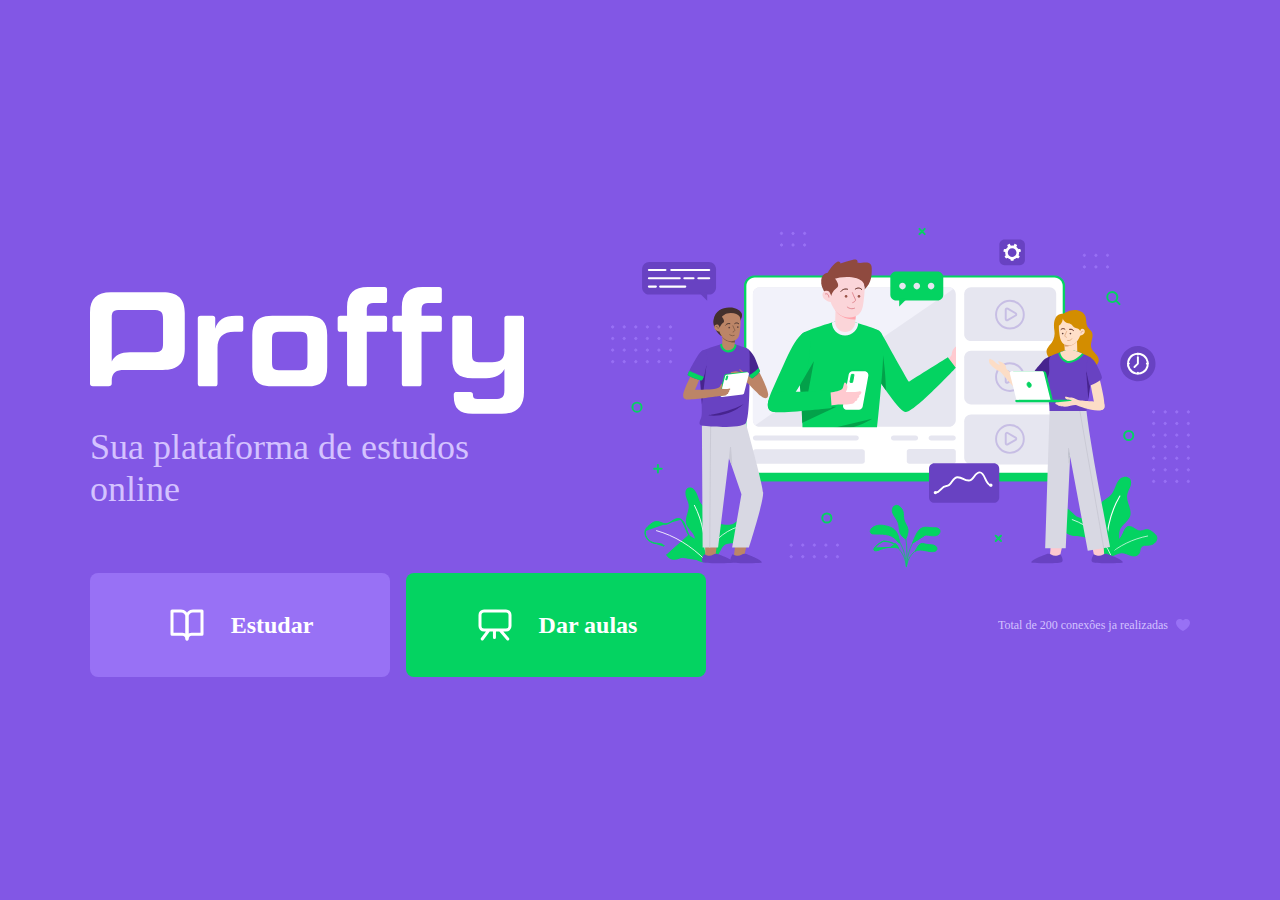
<file: index.html>
<!DOCTYPE html>
<html lang="pt_br"> <!-- lang é um atributo-->
<head>
    <meta charset="UTF-8">
    <meta name="viewport" content="width=device-width, initial-scale=1.0">
    <title>Proffy / Sua plataforma de estudos online</title>

    <link rel="stylesheet" href="/styles/main.css">
    <link rel="stylesheet" href="/styles/partials/page-landing.css">




</head>
<body id="page-landing">
    
    <div id="container"> 
        <div class="logo-container">
        <img src="/images/images/logo.svg" alt="Proffy">
        <h2>Sua plataforma de estudos online</h2>

        </div>

        <img class="hero-image" src="images/images/landing.svg" alt="">

    <div class="buttons-container">
        <a class="study" href="/study.html">
            <img src="/images/images/icons/study.svg" alt="Estudar">
            Estudar
        </a>

        <a class="give-classes" href="/give-classes.html">
            <img src="/images/images/icons/give-classes.svg" alt="Dar aulas">
            Dar aulas
        </a>

    </div>
    <p class="total-connections">
        Total de 200 conexôes ja realizadas
        <img src="images/images/icons/purple-heart.svg" alt="Coração roxo">

    </p>
    </div>
    
</body>
</html>
</file>
<file: styles/main.css>
:root {
    --color-background: #F0F0F7;
    --color-primary-lighter: #9871F5;
    --color-primary-light: #916BEA;
    --color-primary: #8257E5;
    --color-primary-dark: #774DD6;
    --color-primary-darker: #6842c2;
    --color-secondary: #04D361;
    --color-secondary-dark: #04BF58;
    --color-title-in-primary: #FFFFFF;
    --color-text-in-primary: #D4C2FF;
    --color-text-title: #32264D;
    --color-text-complement: #9C98A6;
    --color-text-base: #6A6180;
    --color-line-in-white: #E6E6F0;
    --color-input-background: #F8F8FC;
    --color-button-text: #FFFFFF;
    --color-box-base: #FFFFFF;
    --color-box-footer: #FAFAFC;
    --color-small-info: #C1BCCC;

    /* tamanho da fonte padrão: '6px - 100% - 1rem */ 
    font-size: 60%; /* controle das medidas rem */   
}

*{

    margin: 0;
    padding: 0;
    box-sizing: border-box;
    
}

html,
 body {
    height:100vh; /*Altura*/
}

body {
    background: var(--color-background);
    display: flex;
    align-items: center;
    justify-content: center;
    
}

body,
input,
button,
textarea {
   /* font: 500 1.6rem Poppins; */
    font-weight: 500;
    font-family: Poppins;
    font-size:1.6rem;
    color: var(--color-text-base);
}

#container {
    width: 90vw; /*largura*/
    max-width: 700px;
}

@media (min-width: 700px) {
    :root {
        font-size: 62.5%; /*todo 1ren vai ser relativo a 10px*/
    }
}
</file>
<file: styles/partials/page-landing.css>
#page-landing {
    background: var(--color-primary);
}

#page-landing #container {
    color: var(--color-text-in-primary);
}

.logo-container img {
    height: 10rem;
}

.logo-container {
    text-align: center;
    margin-bottom: 3.2rem;
}

.logo-container h2 {
    font-weight: 500;
    font-size: 3.6rem;~
    line-height: 4.6rem;
    margin-top: 0.8rem; 
}

.hero-image {
    width: 100%;
}

.buttons-container {
    display: flex;
    justify-content: center;
    margin: 3.2rem 0;
}

.buttons-container a {
    width: 30rem;
    height: 10.4rem;

    border-radius: .8rem;
    margin-right: 1.6rem;

    font: 700 2.4rem Archivo;

    display: flex;
    align-items:center;
    justify-content: center;
    text-decoration: none;

    transition: background 0.2s;

    color: var(--color-button-text);
}

.buttons-container a img {
    width: 4rem;
    margin-right:2.4rem;
}

.buttons-container a.study {
    background: var(--color-primary-lighter);
}

.buttons-container a.study:hover {
    background: var(--color-primary-light);
}

.buttons-container a.give-classes {
    background: var(--color-secondary);
    margin-right: 0;
}

.buttons-container a.give-classes:hover {
  background: var(--color-secondary-dark);
}

.total-connections {
    font-size:1.8rem;

    display: flex;
    align-items:center;
    justify-content: center;
}

.total-connections img {
    margin-left:0.8rem;
    
}

@media (max-width: 699px) {
    :root {
        font-size: 40%; /* Modificar as medidas rem*/
    }
}

@media (min-width: 1100px) {
    #page-landing #container {
       max-width:1100px;
       display: grid;
       grid-template-columns: 2fr 1fr 2fr;
       grid-template-rows: 350px 1fr;
       grid-template-areas:
       "proffy image image"
       "button button texting";
       column-gap: 87px;
       row-gap: 86;

    }

    .logo-container {
        grid-area: proffy;
        text-align: initial;
        align-self: center;
        margin: 0;
    }

    .logo-container img {
     height: 127px;

    }

    .hero-image {
        grid-area: image;
        height: 350px;
    }
    
    .buttons-container {
        grid-area: button;
        justify-content: flex-start;
        margin: 0;
    }

    .total-connections {
     grid-area: texting;
     justify-self: end;
     font-size:1.2rem;
    }

}
</file>
